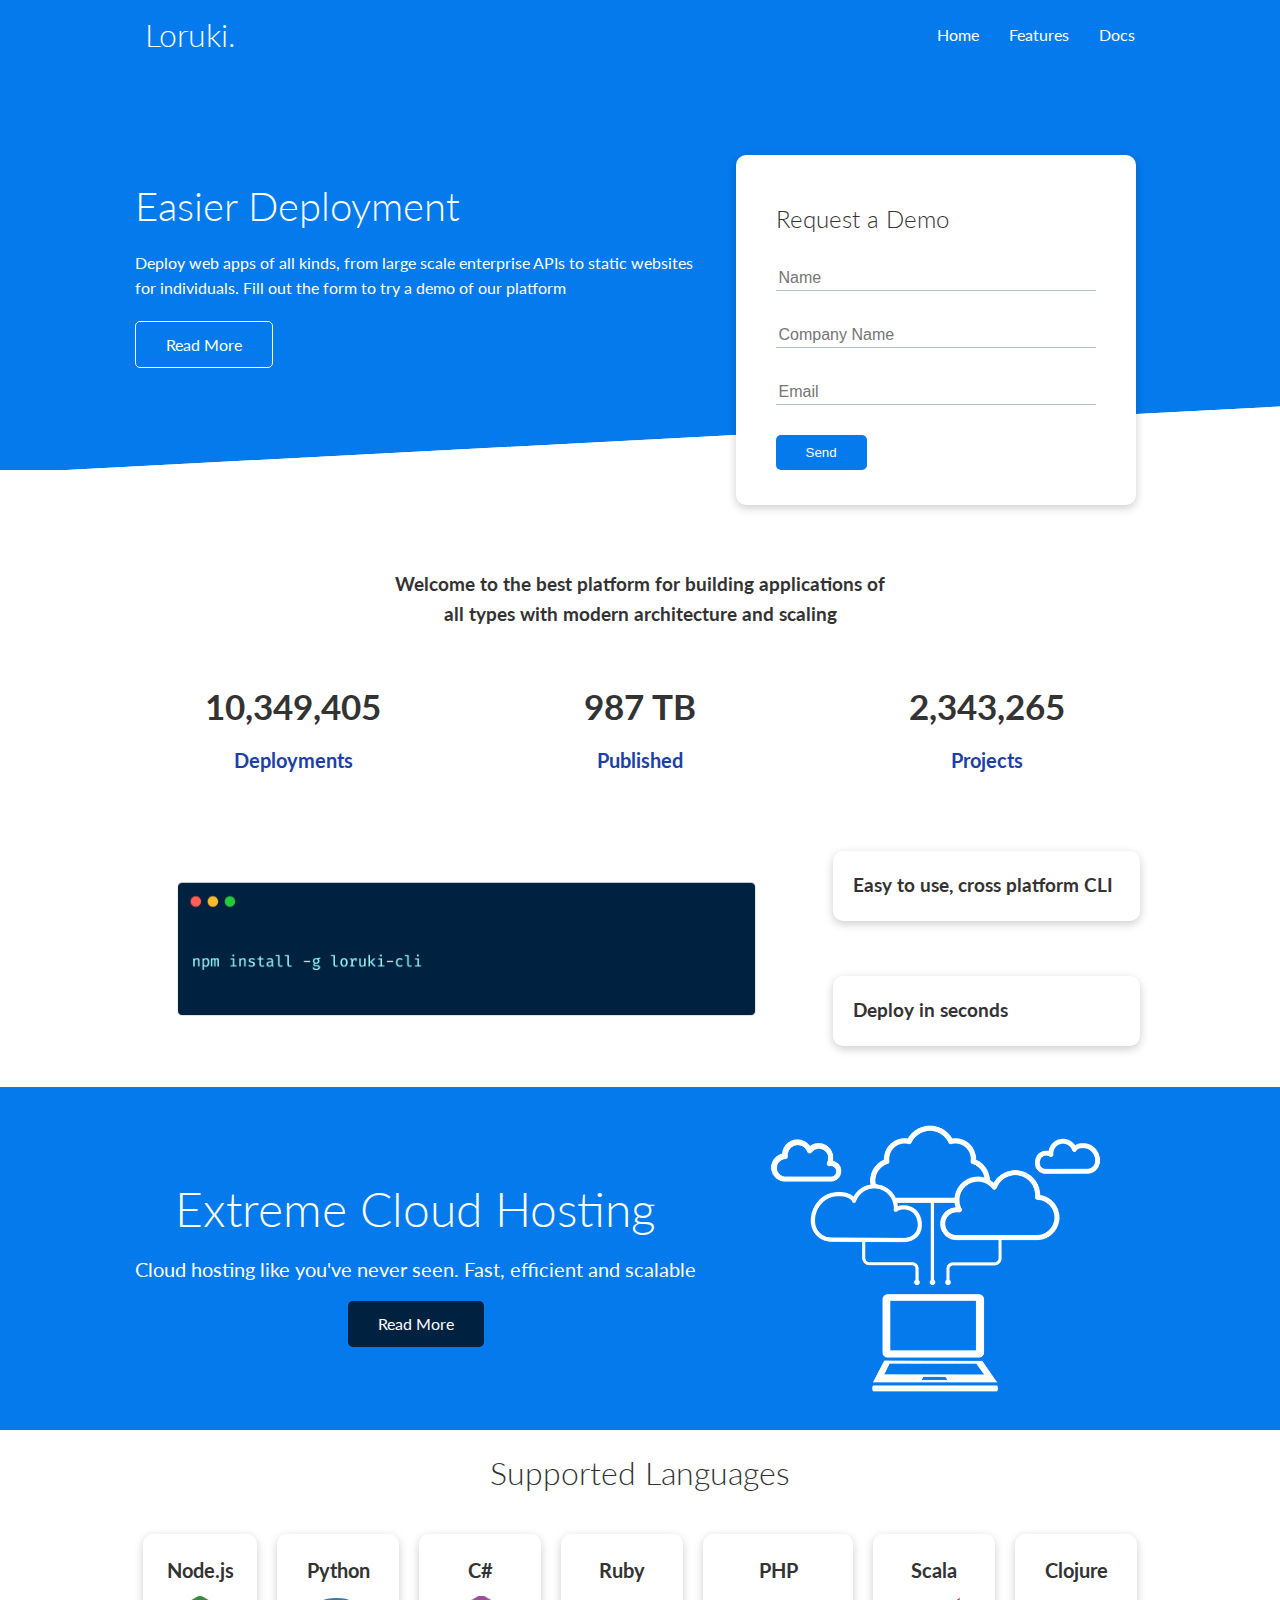
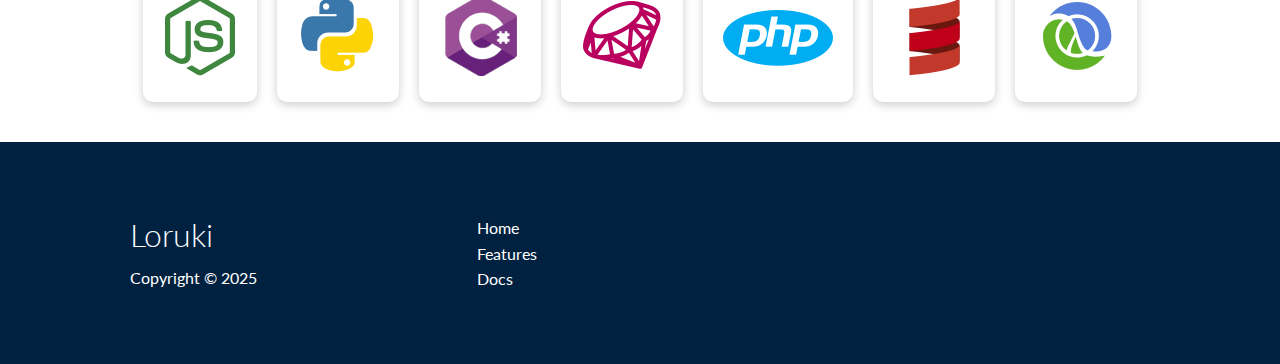
<file: index.html>
<!DOCTYPE html>
<html lang="en">
<head>
    <meta charset="UTF-8">
    <meta name="viewport" content="width=device-width, initial-scale=1.0">
    <link rel="stylesheet" href="https://cdnjs.cloudflare.com/ajax/libs/font-awesome/5.15.1/css/all.min.css" integrity="sha512-+4zCK9k+qNFUR5X+cKL9EIR+ZOhtIloNl9GIKS57V1MyNsYpYcUrUeQc9vNfzsWfV28IaLL3i96P9sdNyeRssA==" crossorigin="anonymous" />
    <link rel="stylesheet" href="css/utilities.css">
    <link rel="stylesheet" href="css/style.css">
    <title>Loruki Cloud Hosting</title>
</head>
<body>
    <!-- Navbar -->
    <div class="navbar">
        <div class="container flex">
             <h1 class="logo"><a href="index.html">Loruki.</a></h1>
            <nav>
                <ul>
                    <li><a href="index.html">Home</a></li>
                    <li><a href="features.html">Features</a></li>
                    <li><a href="docs.html">Docs</a></li>
                </ul>
            </nav>
        </div>
    </div>
    
    <!-- Showcase -->
    <section class="showcase">
        <div class="container grid">
            <div class="showcase-text">
                <h1>Easier Deployment</h1>
                <p>Deploy web apps of all kinds, from large scale enterprise APIs to static websites for individuals. Fill out the form to try a demo of our platform</p>
                <a href="features.html" class="btn btn-outline">Read More</a>
            </div>

            <div class="showcase-form card">
                <h2>Request a Demo</h2>
                 <form>
                    <div class="form-control">
                        <input type="text" name="name" placeholder="Name" required>
                    </div>
                    <div class="form-control">
                        <input type="text" name="company" placeholder="Company Name" required>
                    </div>
                    <div class="form-control">
                        <input type="email" name="email" placeholder="Email" required>
                    </div>
                    <input type="submit" value="Send" class="btn btn-primary">
                </form>
            </div>
        </div>
    </section>

    <!-- Stats -->
    <section class="stats">
        <div class="container">
            <h3 class="stats-heading text-center my-1">
                Welcome to the best platform for building applications of all types with modern architecture and scaling
            </h3>

            <div class="grid grid-3 text-center my-4">
                <div>
                    <i class="fas fa-server fa-3x"></i>
                    <h3>10,349,405</h3>
                    <p class="text-secondary">Deployments</p>
                </div>
                <div>
                    <i class="fas fa-upload fa-3x"></i>
                    <h3>987 TB</h3>
                    <p class="text-secondary">Published</p>
                </div>
                <div>
                    <i class="fas fa-project-diagram fa-3x"></i>
                    <h3>2,343,265</h3>
                    <p class="text-secondary">Projects</p>
                </div>
            </div>
        </div>
    </section>

    <!-- Cli -->
    <section class="cli">
        <div class="container grid">
            <img src="images/cli.png" alt="">
            <div class="card">
                <h3>Easy to use, cross platform CLI</h3>
            </div>
            <div class="card">
                <h3>Deploy in seconds</h3>
            </div>
        </div>
    </section>

    <!-- Cloud -->
    <section class="cloud bg-primary my-2 py-2">
        <div class="container grid">
            <div class="text-center">
                <h2 class="lg">Extreme Cloud Hosting</h2>
                <p class="lead my-1">Cloud hosting like you've never seen. Fast, efficient and scalable</p>
                <a href="features.html" class="btn btn-dark">Read More</a>
            </div>
            <img src="images/cloud.png" alt="">
        </div>
    </section>

    <!-- Languages -->
    <section class="languages">
        <h2 class="md text-center my-2">
            Supported Languages
        </h2>
        <div class="container flex">
            <div class="card">
                <h4>Node.js</h4>
                <img src="images/logos/node.png" alt="">
            </div>
            <div class="card">
                <h4>Python</h4>
                <img src="images/logos/python.png" alt="">
              </div>
              <div class="card">
                <h4>C#</h4>
                <img src="images/logos/csharp.png" alt="">
              </div>
              <div class="card">
                <h4>Ruby</h4>
                <img src="images/logos/ruby.png" alt="">
              </div>
              <div class="card">
                <h4>PHP</h4>
                <img src="images/logos/php.png" alt="">
              </div>
              <div class="card">
                <h4>Scala</h4>
                <img src="images/logos/scala.png" alt="">
              </div>
              <div class="card">
                <h4>Clojure</h4>
                <img src="images/logos/clojure.png" alt="">
              </div>
        </div>
    </section>

    <!-- Footer -->
    <footer class="footer bg-dark py-5">
        <div class="container grid grid-3">
            <div>
                <h1>Loruki
                </h1>
                <p>Copyright &copy; 2025</p>
            </div>
            <nav>
                <ul>
                    <li><a href="index.html">Home</a></li>
                    <li><a href="features.html">Features</a></li>
                    <li><a href="docs.html">Docs</a></li>
                </ul>
            </nav>
            <div class="social">
                <a href="#"><i class="fab fa-github fa-2x"></i></a>
                <a href="#"><i class="fab fa-facebook fa-2x"></i></a>
                <a href="#"><i class="fab fa-instagram fa-2x"></i></a>
                <a href="#"><i class="fab fa-twitter fa-2x"></i></a>
            </div>
        </div>
    </footer>
</body>
</html>
</file>
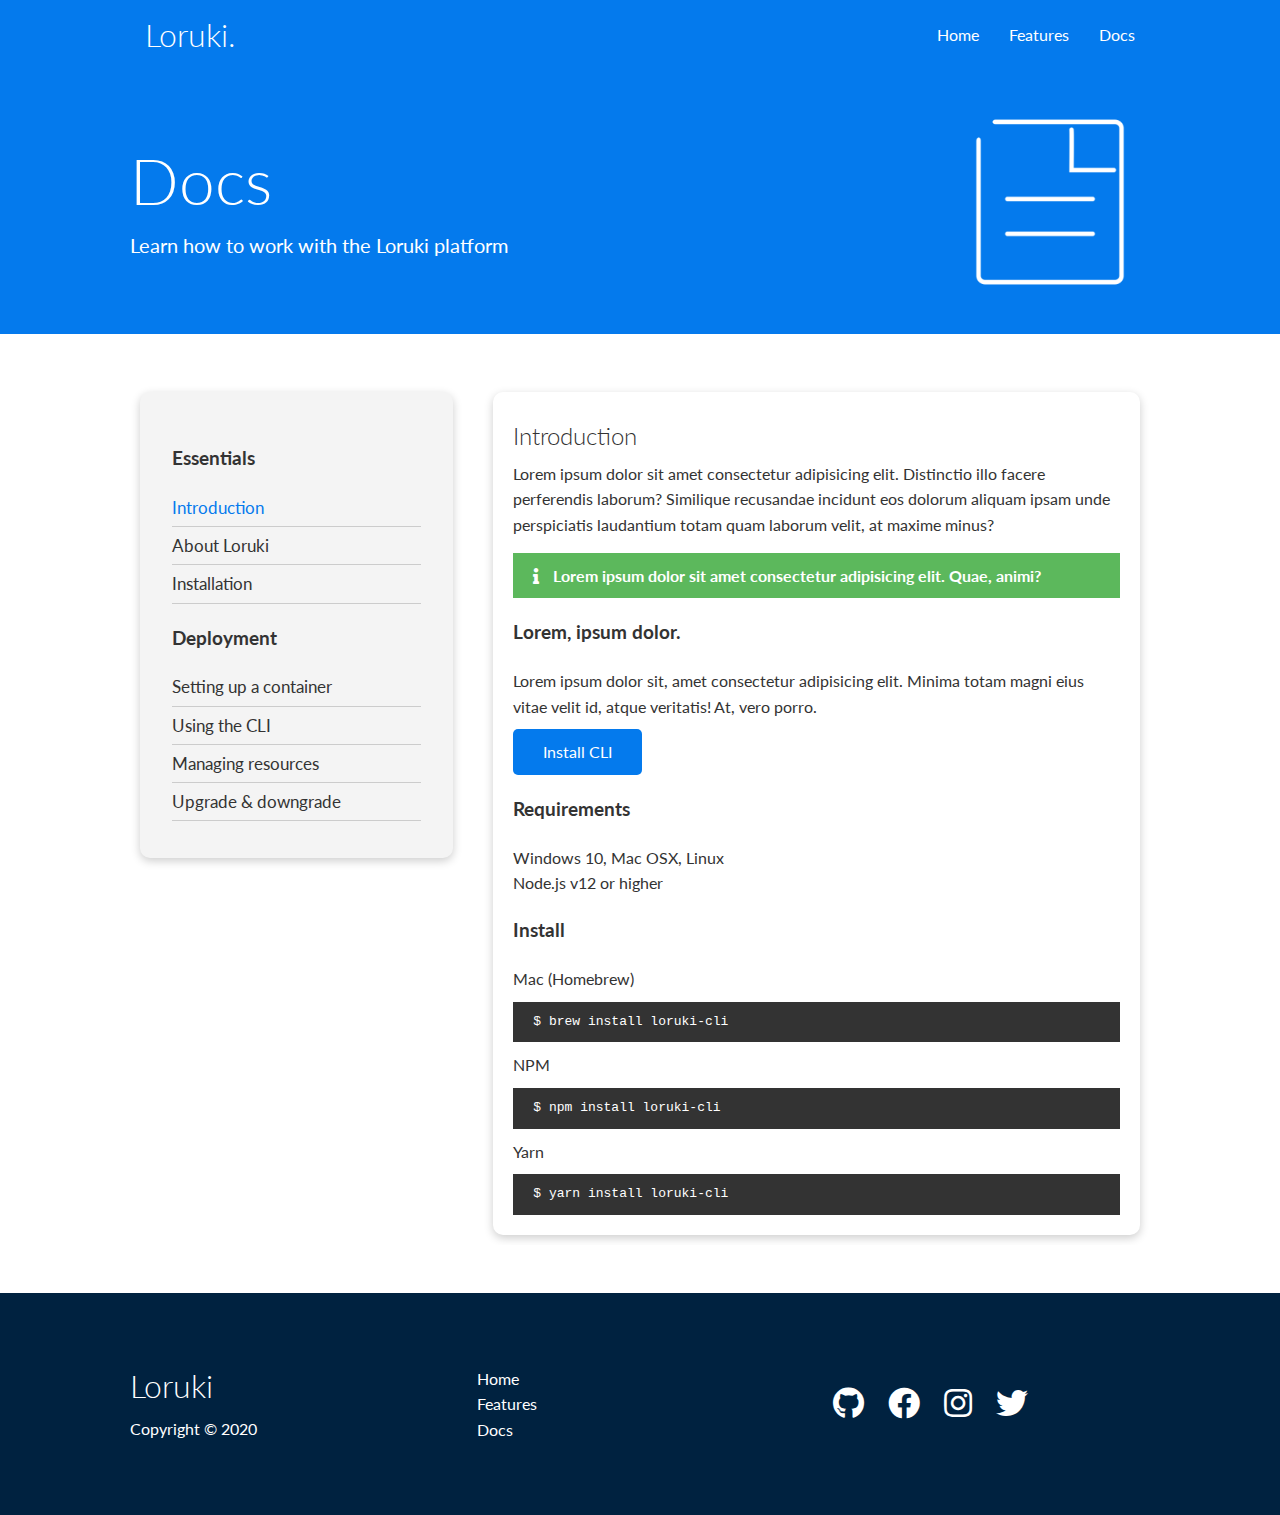
<file: docs.html>
<!DOCTYPE html>
<html lang="en">
<head>
    <meta charset="UTF-8">
    <meta name="viewport" content="width=device-width, initial-scale=1.0">
    <link rel="stylesheet" href="https://cdnjs.cloudflare.com/ajax/libs/font-awesome/5.15.1/css/all.min.css"  />
    <link rel="stylesheet" href="css/utilities.css">
    <link rel="stylesheet" href="css/style.css">
    <title>Loruki | Cloud Hosting For Everyone</title>
</head>
<body>
    <!-- Navbar -->
    <div class="navbar">
        <div class="container flex">
             <h1 class="logo"><a href="index.html">Loruki.</a></h1>
            <nav>
                <ul>
                    <li><a href="index.html">Home</a></li>
                    <li><a href="features.html">Features</a></li>
                    <li><a href="docs.html">Docs</a></li>
                </ul>
            </nav>
        </div>
    </div>

    <!-- Head -->
    <section class="docs-head bg-primary py-3">
        <div class="container grid">
            <div>
                <h1 class="xl">Docs</h1>
                <p class="lead">
                    Learn how to work with the Loruki platform
                </p>
            </div>
            <img src="images/docs.png" alt="">
        </div>
    </section>

    <!-- Docs main -->
    <section class="docs-main my-4">
        <div class="container grid">
            <div class="card bg-light p-3">
                <h3 class="my-2">Essentials</h3>
                <nav>
                    <ul>
                        <li><a class="text-primary" href="#">Introduction</a></li>
                        <li><a href="#">About Loruki</a></li>
                        <li><a href="#">Installation</a></li>
                    </ul>
                </nav>

                <h3 class="my-2">Deployment</h3>
                <nav>
                    <ul>
                        <li><a href="#">Setting up a container</a></li>
							<li><a href="#">Using the CLI</a></li>
							<li><a href="#">Managing resources</a></li>
							<li><a href="#">Upgrade & downgrade</a></li>
                    </ul>
                </nav>
            </div>
            <div class="card">
                <h2>Introduction</h2>
                <p>Lorem ipsum dolor sit amet consectetur adipisicing elit. Distinctio illo facere perferendis laborum? Similique recusandae incidunt eos dolorum aliquam ipsam unde perspiciatis laudantium totam quam laborum velit, at maxime minus?</p>

                <div class="alert alert-success">
                    <i class="fas fa-info"></i> Lorem ipsum dolor sit amet consectetur adipisicing elit. Quae, animi?
                </div>

                <h3>Lorem, ipsum dolor.</h3>
                <p>Lorem ipsum dolor sit, amet consectetur adipisicing elit. Minima totam magni eius vitae velit id, atque veritatis! At, vero porro.</p>
                <a href="#" class="btn btn-primary">Install CLI</a>

                <h3>Requirements</h3>
                <ul>
                    <li>Windows 10, Mac OSX, Linux</li>
                    <li>Node.js v12 or higher</li>
                </ul>

                <h3>Install</h3>
                <p>Mac (Homebrew)</p>
                <pre><code>$ brew install loruki-cli</code></pre>
                <p>NPM</p>
                <pre><code>$ npm install loruki-cli</code></pre>
                <p>Yarn</p>
                <pre><code>$ yarn install loruki-cli</code></pre>

            </div>
        </div>
    </section>
    
    <!-- Footer -->
    <footer class="footer bg-dark py-5">
        <div class="container grid grid-3">
            <div>
                <h1>Loruki
                </h1>
                <p>Copyright &copy; 2020</p>
            </div>
            <nav>
                <ul>
                    <li><a href="index.html">Home</a></li>
                    <li><a href="features.html">Features</a></li>
                    <li><a href="docs.html">Docs</a></li>
                </ul>
            </nav>
            <div class="social">
                <a href="#"><i class="fab fa-github fa-2x"></i></a>
                <a href="#"><i class="fab fa-facebook fa-2x"></i></a>
                <a href="#"><i class="fab fa-instagram fa-2x"></i></a>
                <a href="#"><i class="fab fa-twitter fa-2x"></i></a>
            </div>
        </div>
    </footer>
</body>
</html>
</file>
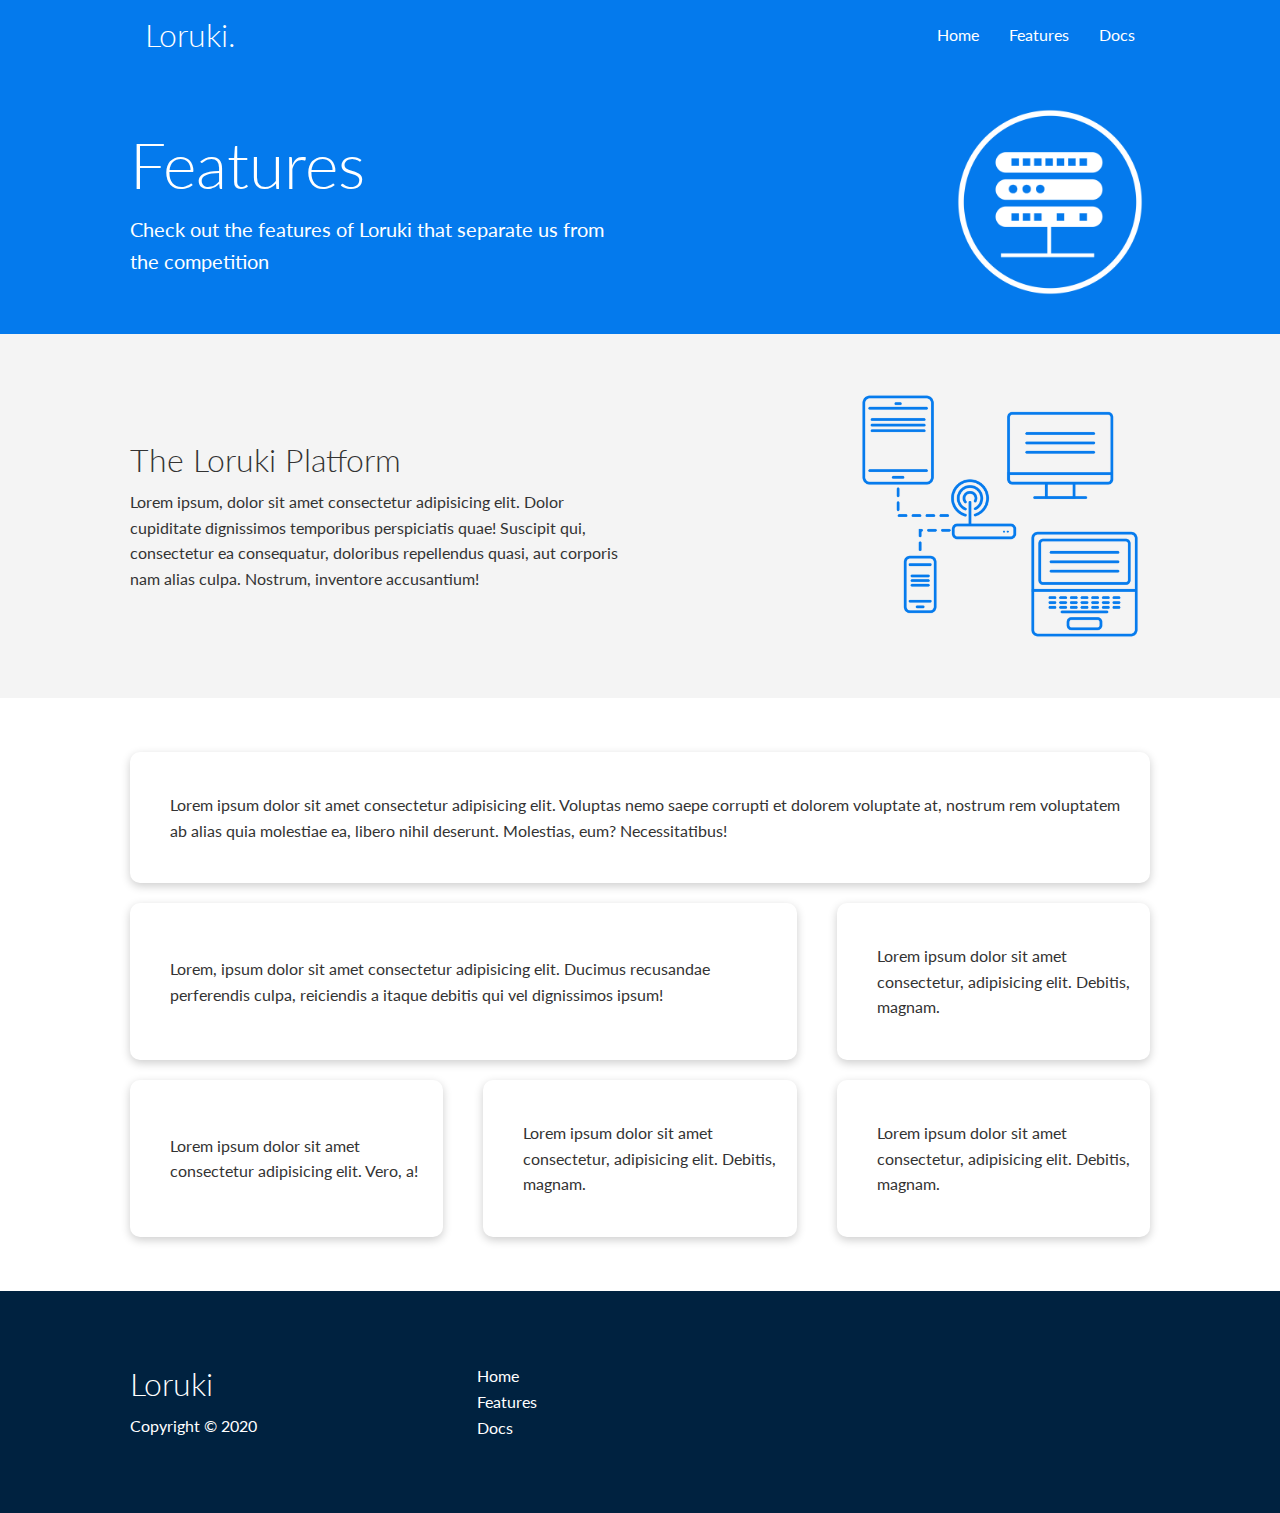
<file: features.html>
<!DOCTYPE html>
<html lang="en">
<head>
    <meta charset="UTF-8">
    <meta name="viewport" content="width=device-width, initial-scale=1.0">
    <link rel="stylesheet" href="https://cdnjs.cloudflare.com/ajax/libs/font-awesome/5.15.1/css/all.min.css" integrity="sha512-+4zCK9k+qNFUR5X+cKL9EIR+ZOhtIloNl9GIKS57V1MyNsYpYcUrUeQc9vNfzsWfV28IaLL3i96P9sdNyeRssA==" crossorigin="anonymous" />
    <link rel="stylesheet" href="css/utilities.css">
    <link rel="stylesheet" href="css/style.css">
    <title>Loruki | Cloud Hosting For Everyone</title>
</head>
<body>
    <!-- Navbar -->
    <div class="navbar">
        <div class="container flex">
             <h1 class="logo"><a href="index.html">Loruki.</a></h1>
            <nav>
                <ul>
                    <li><a href="index.html">Home</a></li>
                    <li><a href="features.html">Features</a></li>
                    <li><a href="docs.html">Docs</a></li>
                </ul>
            </nav>
        </div>
    </div>

    <!-- Head -->
    <section class="features-head bg-primary py-3">
        <div class="container grid">
            <div>
                <h1 class="xl">Features</h1>
                <p class="lead">
                    Check out the features of Loruki that separate us from the
						competition
                </p>
            </div>
            <img src="images/server.png" alt="">
        </div>
    </section>

    <!-- Sub head -->
    <section class="features-sub-head bg-light py-3">
        <div class="container grid">
            <div>
                <h1 class="md">The Loruki Platform</h1>
                <p>
                    Lorem ipsum, dolor sit amet consectetur adipisicing elit. Dolor cupiditate dignissimos temporibus perspiciatis quae! Suscipit qui, consectetur ea consequatur, doloribus repellendus quasi, aut corporis nam alias culpa. Nostrum, inventore accusantium!
                </p>
            </div>
            <img src="images/server2.png" alt="">
        </div>
    </section>

    <section class="features-main my-2">
        <div class="container grid grid-3">
            <div class="card flex">
                <i class="fas fa-server fa-3x"></i>
                <p>Lorem ipsum dolor sit amet consectetur adipisicing elit. Voluptas nemo saepe corrupti et dolorem voluptate at, nostrum rem voluptatem ab alias quia molestiae ea, libero nihil deserunt. Molestias, eum? Necessitatibus!</p>
            </div>
            <div class="card flex">
                <i class="fas fa-network-wired fa-3x"></i>
                <p>
                    Lorem, ipsum dolor sit amet consectetur adipisicing elit. Ducimus
                    recusandae perferendis culpa, reiciendis a itaque debitis qui vel
                    dignissimos ipsum!
                </p>
            </div>
            <div class="card flex">
                <i class="fas fa-laptop-code fa-3x"></i>
                <p>
                    Lorem ipsum dolor sit amet consectetur, adipisicing elit. Debitis,
                    magnam.
                </p>
            </div>
            <div class="card flex">
                <i class="fas fa-database fa-3x"></i>
                <p>
                    Lorem ipsum dolor sit amet consectetur adipisicing elit. Vero, a!
                </p>
            </div>
            <div class="card flex">
                <i class="fas fa-power-off fa-3x"></i>
                <p>
                    Lorem ipsum dolor sit amet consectetur, adipisicing elit. Debitis,
                    magnam.
                </p>
            </div>
            <div class="card flex">
                <i class="fas fa-upload fa-3x"></i>
                <p>
                    Lorem ipsum dolor sit amet consectetur, adipisicing elit. Debitis,
                    magnam.
                </p>
            </div>
        </div>
    </section>

    <!-- Footer -->
    <footer class="footer bg-dark py-5">
        <div class="container grid grid-3">
            <div>
                <h1>Loruki
                </h1>
                <p>Copyright &copy; 2020</p>
            </div>
            <nav>
                <ul>
                    <li><a href="index.html">Home</a></li>
                    <li><a href="features.html">Features</a></li>
                    <li><a href="docs.html">Docs</a></li>
                </ul>
            </nav>
            <div class="social">
                <a href="#"><i class="fab fa-github fa-2x"></i></a>
                <a href="#"><i class="fab fa-facebook fa-2x"></i></a>
                <a href="#"><i class="fab fa-instagram fa-2x"></i></a>
                <a href="#"><i class="fab fa-twitter fa-2x"></i></a>
            </div>
        </div>
    </footer>
</body>
</html>
</file>
<file: css/utilities.css>
.container {
  max-width: 1100px;
  margin: 0 auto;
  overflow: auto;
  padding: 0 40px;
}

.card {
  background-color: #fff;
  color: #333;
  border-radius: 10px;
  box-shadow: 0 3px 10px rgba(0, 0, 0, 0.2);
  padding: 20px;
  margin: 10px;
}

.btn {
  display: inline-block;
  padding: 10px 30px;
  cursor: pointer;
  background: var(--primary-color);
  color: #fff;
  border: none;
  border-radius: 5px;
}

.btn-outline {
  background-color: transparent;
  border: 1px #fff solid;
}

.btn:hover {
  transform: scale(0.98);
}

/* Backgrounds & colored buttons */
.bg-primary,
.btn-primary {
  background-color: var(--primary-color);
  color: #fff;
}

.bg-secondary,
.btn-secondary {
  background-color: var(--secondary-color);
  color: #fff;
}

.bg-dark,
.btn-dark {
  background-color: var(--dark-color);
  color: #fff;
}

.bg-light,
.btn-light {
  background-color: var(--light-color);
  color: #333;
}

.bg-primary a,
.btn-primary a,
.bg-secondary a,
.btn-secondary a,
.bg-dark a,
.btn-dark a {
  color: #fff;
}

/* Text colors */
.text-primary {
  color: var(--primary-color);
}

.text-secondary {
  color: var(--secondary-color);
}

.text-dark {
  color: var(--dark-color);
}

.text-light {
  color: var(--light-color);
}

/* Text sizes */
.lead {
  font-size: 20px;
}

.sm {
  font-size: 1rem;
}

.md {
  font-size: 2rem;
}

.lg {
  font-size: 3rem;
}

.xl {
  font-size: 4rem;
}

.text-center {
  text-align: center;
}

/* Alert */
.alert {
  background-color: var(--light-color);
  padding: 10px 20px;
  font-weight: bold;
  margin: 15px 0;
}

.alert i {
  margin-right: 10px;
}

.alert-success {
  background-color: var(--success-color);
  color: #fff;
}

.alert-error {
  background-color: var(--error-color);
  color: #fff;
}

.flex {
  display: flex;
  justify-content: center;
  align-items: center;
  height: 100%;
}

.grid {
  display: grid;
  grid-template-columns: repeat(2, 1fr);
  gap: 20px;
  justify-content: center;
  align-items: center;
  height: 100%;
}

.grid-3 {
  grid-template-columns: repeat(3, 1fr);
}

/* Margin */
.my-1 {
  margin: 1rem 0;
}

.my-2 {
  margin: 1.5rem 0;
}

.my-3 {
  margin: 2rem 0;
}

.my-4 {
  margin: 3rem 0;
}

.my-5 {
  margin: 4rem 0;
}

.m-1 {
  margin: 1rem;
}

.m-2 {
  margin: 1.5rem;
}

.m-3 {
  margin: 2rem;
}

.m-4 {
  margin: 3rem;
}

.m-5 {
  margin: 4rem;
}

/* Padding */
.py-1 {
  padding: 1rem 0;
}

.py-2 {
  padding: 1.5rem 0;
}

.py-3 {
  padding: 2rem 0;
}

.py-4 {
  padding: 3rem 0;
}

.py-5 {
  padding: 4rem 0;
}

.p-1 {
  padding: 1rem;
}

.p-2 {
  padding: 1.5rem;
}

.p-3 {
  padding: 2rem;
}

.p-4 {
  padding: 3rem;
}

.p-5 {
  padding: 4rem;
}
</file>
<file: css/style.css>
@import url('https://fonts.googleapis.com/css2?family=Lato:wght@300&display=swap');

:root {
  --primary-color: #047aed;
  --secondary-color: #1c3fa8;
  --dark-color: #002240;
  --light-color: #f4f4f4;
  --success-color: #5cb85c;
  --error-color: #d9534f;
}

* {
  box-sizing: border-box;
  padding: 0;
  margin: 0;
}

body {
  font-family: 'Lato', sans-serif;
  color: #333;
  line-height: 1.6;
}

ul {
  list-style-type: none;
}

a {
  text-decoration: none;
  color: #333;
}
h1,
h2 {
  font-weight: 300;
  line-height: 1.2;
  margin: 10px 0;
}

p {
  margin: 10px 0;
}

img {
  width: 100%;
}

code,
pre {
  background: #333;
  color: #fff;
  padding: 10px;
}

.hidden {
  visibility: hidden;
  height: 0;
}

/* Navbar */
.navbar {
  background-color: var(--primary-color);
  color: #fff;
  height: 70px;
}

.navbar ul {
  display: flex;
}

.navbar a {
  color: #fff;
  padding: 10px;
  margin: 0 5px;
}

.navbar ul a:hover {
  border-bottom: 2px #fff solid;
}

.navbar .flex {
  justify-content: space-between;
}

/* Showcase */
.showcase {
  height: 400px;
  background-color: var(--primary-color);
  color: #fff;
  position: relative;
}

.showcase h1 {
  font-size: 40px;
}

.showcase p {
  margin: 20px 0;
}

.showcase .grid {
  overflow: visible;
  grid-template-columns: 55% auto;
  gap: 30px;
}

.showcase-text {
  animation: slideInFromLeft 1s ease-in;
}

.showcase-form {
  position: relative;
  top: 60px;
  height: 350px;
  width: 400px;
  padding: 40px;
  z-index: 100;
  justify-self: flex-end;
  animation: slideInFromRight 1s ease-in;
}

.showcase-form .form-control {
  margin: 30px 0;
}

.showcase-form input[type='text'],
.showcase-form input[type='email'] {
  border: 0;
  border-bottom: 1px solid #b4becb;
  width: 100%;
  padding: 3px;
  font-size: 16px;
}

.showcase-form input:focus {
  outline: none;
}

.showcase::before,
.showcase::after {
  content: '';
  position: absolute;
  height: 100px;
  bottom: -70px;
  right: 0;
  left: 0;
  background: #fff;
  transform: skewY(-3deg);
  -webkit-transform: skewY(-3deg);
  -moz-transform: skewY(-3deg);
  -ms-transform: skewY(-3deg);
}

/* Stats */
.stats {
  padding-top: 100px;
  animation: slideInFromBottom 1s ease-in;
}

.stats-heading {
  max-width: 500px;
  margin: auto;
}

.stats .grid h3 {
  font-size: 35px;
}

.stats .grid p {
  font-size: 20px;
  font-weight: bold;
}

/* Cli */
.cli .grid {
  grid-template-columns: repeat(3, 1fr);
  grid-template-rows: repeat(2, 1fr);
}

.cli .grid > *:first-child {
  grid-column: 1 / span 2;
  grid-row: 1 / span 2;
}

/* Cloud */
.cloud .grid {
  grid-template-columns: 4fr 3fr;
}

/* Languages */

.languages .flex {
  flex-wrap: wrap;
}

.languages .card {
  text-align: center;
  margin: 18px 10px 40px;
  transition: transform 0.2s ease-in;
}

.languages .card h4 {
  font-size: 20px;
  margin-bottom: 10px;
}

.languages .card:hover {
  transform: translateY(-15px);
}

/* Features */
.features-head img,
.docs-head img {
  width: 200px;
  justify-self: flex-end;
}

.features-sub-head img {
  width: 300px;
  justify-self: flex-end;
}

.features-main .card > i {
  margin-right: 20px;
}

.features-main .grid {
  padding: 30px;
}

.features-main .grid > *:first-child {
  grid-column: 1 / span 3;
}

.features-main .grid > *:nth-child(2) {
  grid-column: 1 / span 2;
}

/* Docs */
.docs-main h3 {
  margin: 20px 0;
}

.docs-main .grid {
  grid-template-columns: 1fr 2fr;
  align-items: flex-start;
}

.docs-main nav li {
  font-size: 17px;
  padding-bottom: 5px;
  margin-bottom: 5px;
  border-bottom: 1px #ccc solid;
}

.docs-main a:hover {
  font-weight: bold;
}

/* Footer */
.footer .social a {
  margin: 0 10px;
}

.fa-github:hover {
  color: #000000;
}

.fa-facebook:hover {
  color: #1773EA;
}

.fa-instagram:hover {
  color: #B32E87;
}

.fa-twitter:hover {
  color: #1C9CEA;
}

/* Animations */
@keyframes slideInFromLeft {
  0% {
    transform: translateX(-100%);
  }

  100% {
    transform: translateX(0);
  }
}

@keyframes slideInFromRight {
  0% {
    transform: translateX(100%);
  }

  100% {
    transform: translateX(0);
  }
}

@keyframes slideInFromTop {
  0% {
    transform: translateY(-100%);
  }

  100% {
    transform: translateX(0);
  }
}

@keyframes slideInFromBottom {
  0% {
    transform: translateY(100%);
  }

  100% {
    transform: translateX(0);
  }
}
@media (max-width: 1000px){

  .showcase-form{
    width: 340px;
  }
}

/* Tablets and under */
@media (max-width: 768px) {
  .grid,
  .showcase .grid,
  .stats .grid,
  .cli .grid,
  .cloud .grid,
  .features-main .grid,
  .docs-main .grid {
    grid-template-columns: 1fr;
    grid-template-rows: 1fr;
  }

  .showcase {
    height: auto;
  }

  .showcase-text {
    text-align: center;
    margin-top: 40px;
    animation: slideInFromTop 1s ease-in;
  }

  .showcase-form {
    justify-self: center;
    margin: auto;
    animation: slideInFromBottom 1s ease-in;
  }

  .cli .grid > *:first-child {
    grid-column: 1;
    grid-row: 1;
  }

  .features-head,
  .features-sub-head,
  .docs-head {
    text-align: center;
  }

  .features-head img,
  .features-sub-head img,
  .docs-head img {
    justify-self: center;
  }

  .features-main .grid > *:first-child,
  .features-main .grid > *:nth-child(2) {
    grid-column: 1;
  }
}




/* Mobile */
@media (max-width: 500px) {
  .navbar {
    height: 110px;
  }

  .navbar .flex {
    flex-direction: column;
  }

  .navbar ul {
    padding: 10px;
    background-color: rgba(0, 0, 0, 0.1);
  }
  
  .showcase-form {
    width: 300px;
  }

}
</file>
